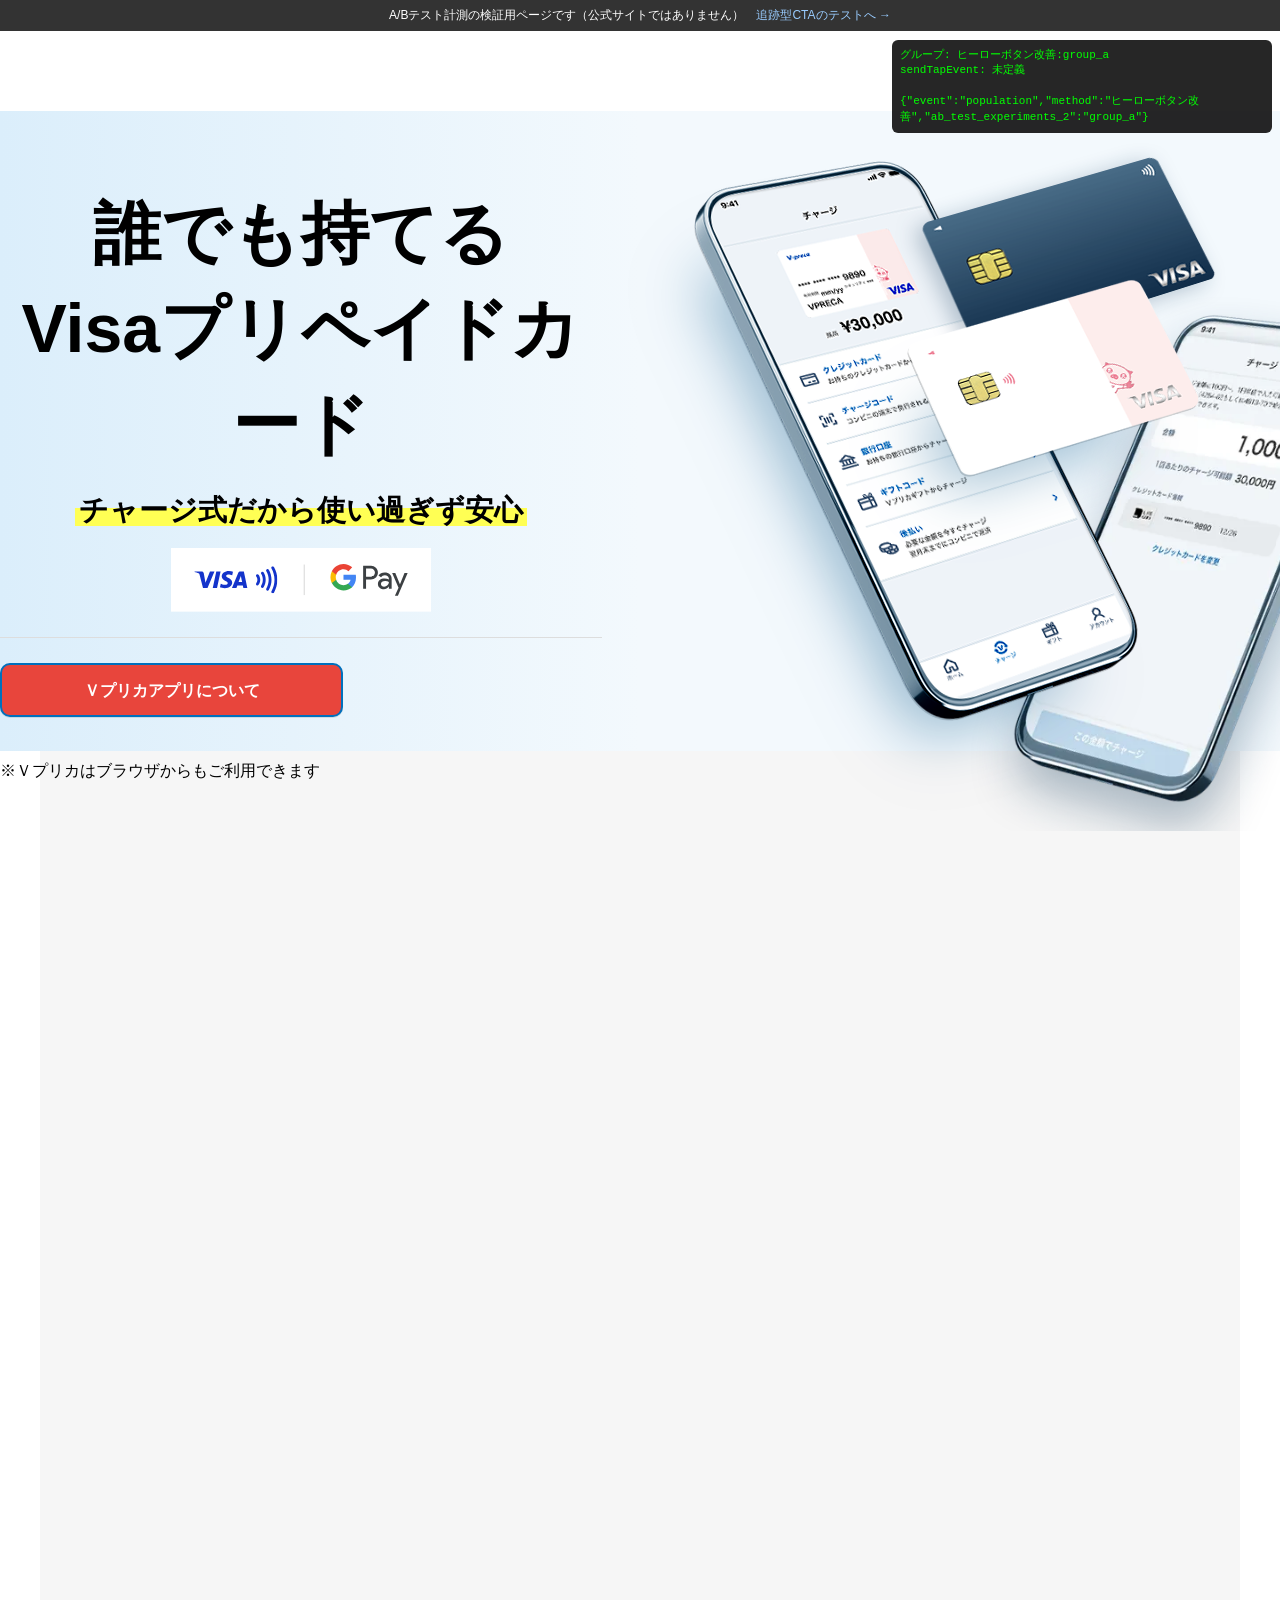
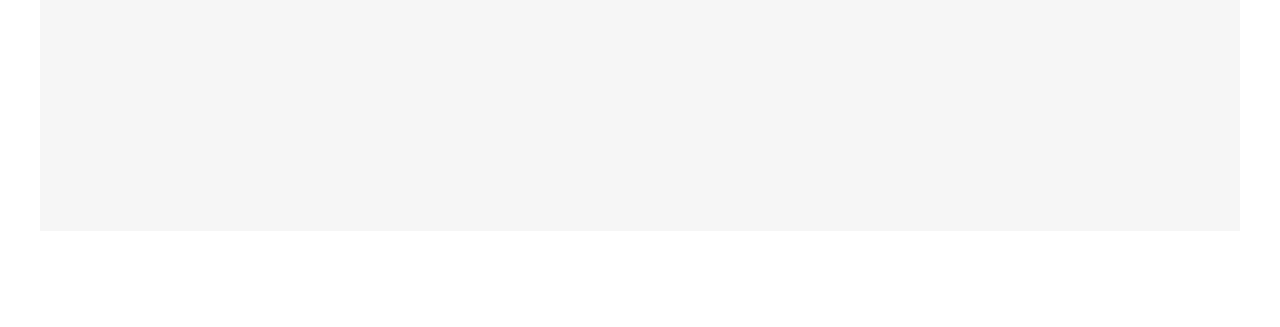
<file: index.html>
<!doctype html>
<html lang="ja">
<head>
<meta charset="utf-8">
<meta name="viewport" content="width=device-width, initial-scale=1">
<meta name="robots" content="noindex, nofollow">
<title>【検証用】A/Bテスト デモ</title>
<link rel="stylesheet" href="assets/app.css">
<link rel="stylesheet" href="assets/home.css">

<!-- ===== A/Bテスト ===== -->
<style>
  html:not(.ab-ready) [data-ab-only]:not([data-ab-only="original"]) { display: none; }
  html[data-ab-groups~="ヒーローボタン改善:group_a"] .home-hero-button__type { background-color: #E8453C; }
</style>
<script src="ab-test.js"></script>

<!-- ===== Google Tag Manager ===== -->
<script>(function(w,d,s,l,i){w[l]=w[l]||[];w[l].push({'gtm.start':
new Date().getTime(),event:'gtm.js'});var f=d.getElementsByTagName(s)[0],
j=d.createElement(s),dl=l!='dataLayer'?'&l='+l:'';j.async=true;j.src=
'https://www.googletagmanager.com/gtm.js?id='+i+dl;f.parentNode.insertBefore(j,f);
})(window,document,'script','dataLayer','GTM-KFFM8WP3');</script>
<!-- End Google Tag Manager -->

<style>
  .test-banner { background: #333; color: #fff; text-align: center; font-size: 12px; padding: 6px; }
  .test-banner a { color: #9cf; }
</style>
</head>
<body data-browser="chrome">
<!-- Google Tag Manager (noscript) -->
<noscript><iframe src="https://www.googletagmanager.com/ns.html?id=GTM-KFFM8WP3"
height="0" width="0" style="display:none;visibility:hidden"></iframe></noscript>
<!-- End Google Tag Manager (noscript) -->

<div class="test-banner">A/Bテスト計測の検証用ページです（公式サイトではありません）　<a href="sticky.html">追跡型CTAのテストへ →</a></div>

<main id="main" class="Main"><div class="Main__inner"><div class="Main__body"><div class="Main__content">
<div class="home-hero">
  <div class="home-hero__inner">
    <div class="home-hero__head">
      <div class="home-hero__image"><img class="home-hero__image__front" src="assets/index_im01_01.webp" alt="アプリの画面を表示したスマホの上に2種類のＶプリカカードが重なったイメージ画像"> <img class="home-hero__image__rear" src="assets/index_im02.webp" alt="チャージ金額1,000円が表示されたスマホ画面"></div>
    </div>
    <div class="home-hero__body">
      <h1 class="home-hero__title">誰でも持てる<br>Visaプリペイドカード</h1>
      <p class="home-hero__lead"><span class="home-hero__lead__marker">チャージ式だから使い過ぎず安心</span></p>
      <div class="home-hero__box-logoimg"><img src="assets/brandLogo.svg" alt="ロゴ"></div>
      <div class="home-hero__box">
        <div class="home-hero__app">
          <div class="home-hero-button" data-ab-test="ヒーローボタン改善">
            <!-- 検証用：本物のonelinkに飛ぶとアプリ計測側にクリックが残るため、遷移は止めています -->
            <a href="#" class="home-hero-button__type" data-ab-cv
               onclick="sendTapEvent({event_category: 'VプリカHP', event_action: 'VプリカHP',event_label: 'アプリダウンロード'}); return false;">
              <p class="home-hero-button__text util-pc-hidden">Ｖプリカアプリをダウンロード</p>
              <p class="home-hero-button__text util-sp-hidden">Ｖプリカアプリについて</p>
              <img class="home-hero-button__icon  util-pc-hidden" src="assets/icon_download.svg" alt="" width="268" height="98">
            </a>
          </div>
        </div>
      </div>
      <p class="home-hero__attention__text">※Ｖプリカはブラウザからもご利用できます</p>
    </div>
  </div>
</div>
<div style="height:120vh;background:#f6f6f6"></div>
</div></div></div></main>

<script src="debug.js"></script>
</body>
</html>
</file>
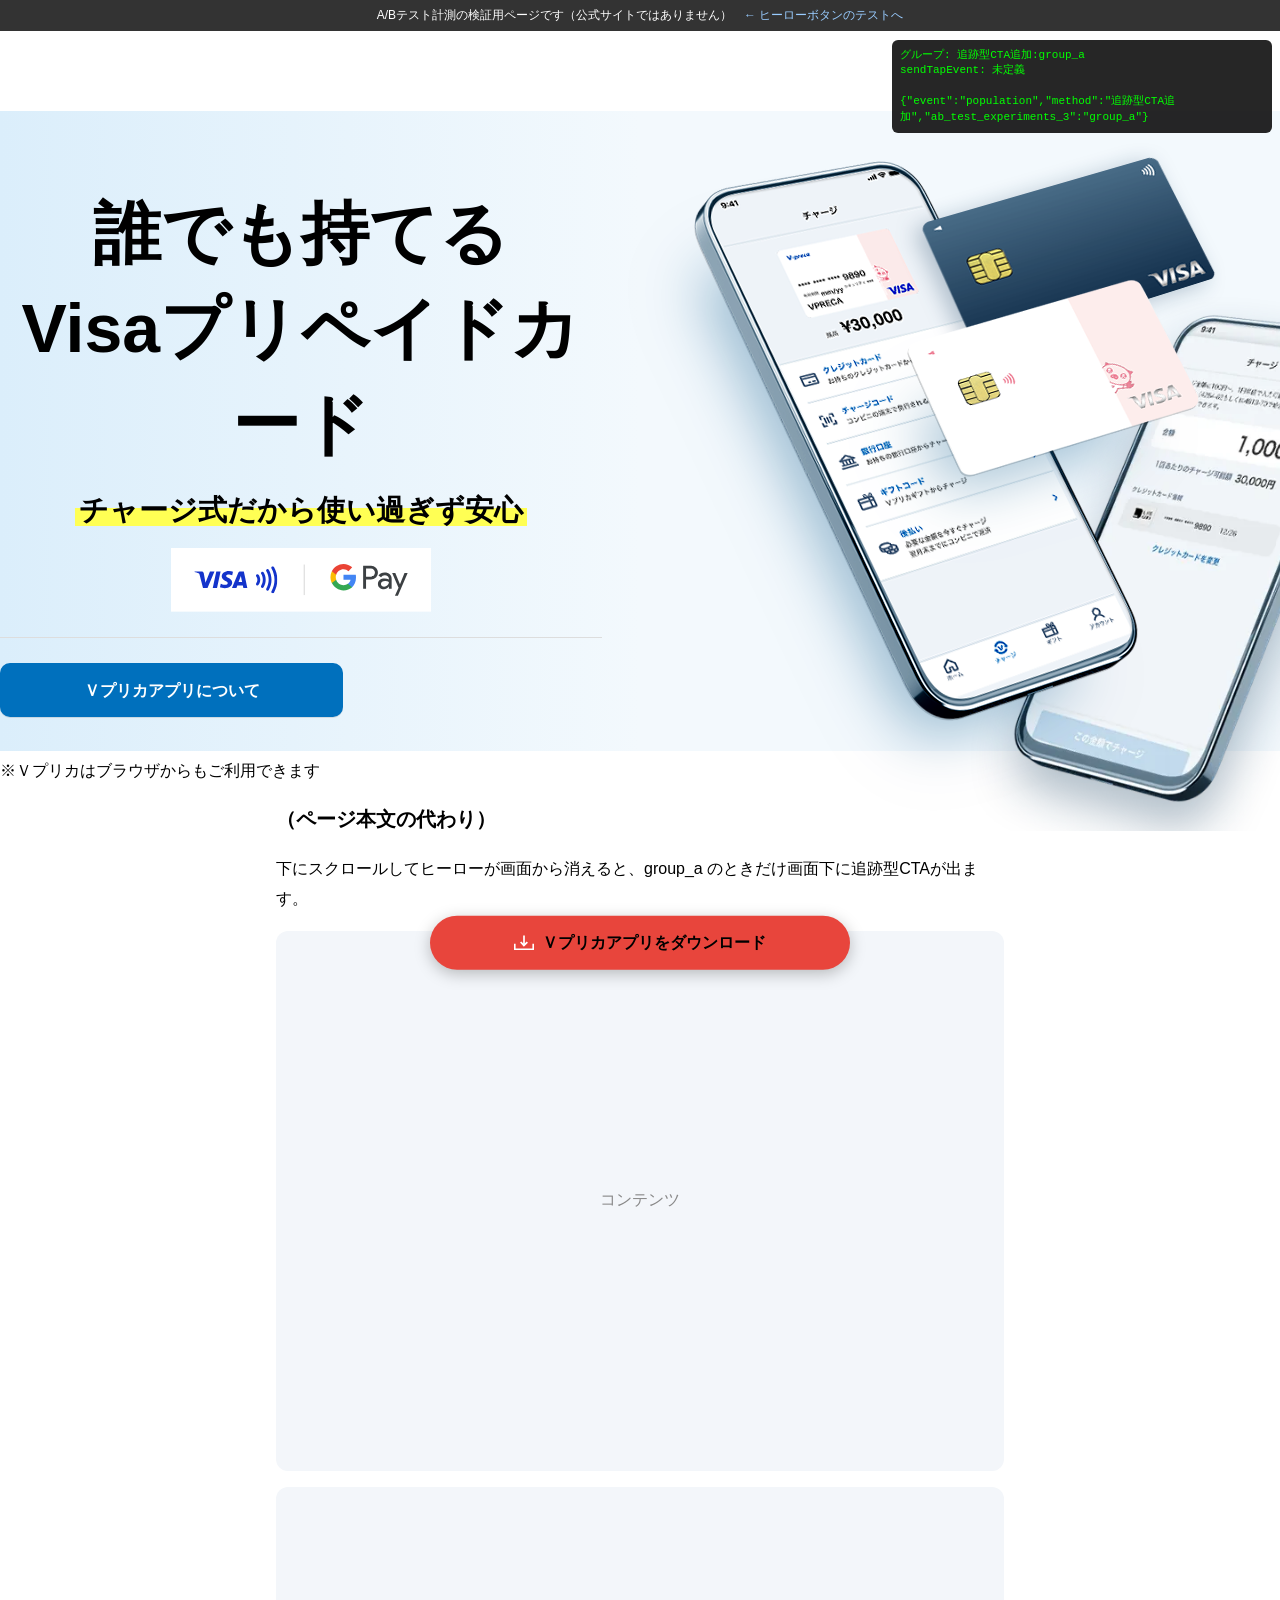
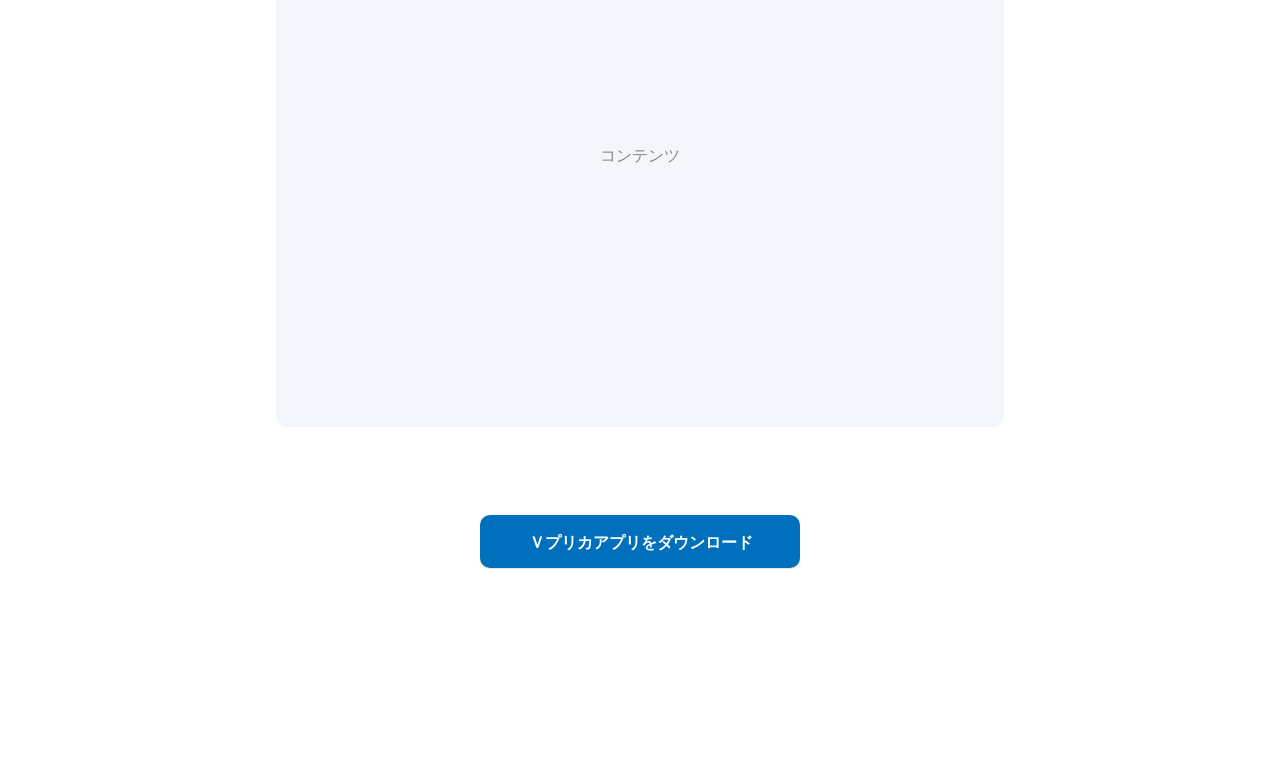
<file: sticky.html>
<!doctype html>
<html lang="ja">
<head>
<meta charset="utf-8">
<meta name="viewport" content="width=device-width, initial-scale=1">
<meta name="robots" content="noindex, nofollow">
<title>【検証用】追跡型CTA A/Bテスト</title>
<link rel="stylesheet" href="assets/app.css">
<link rel="stylesheet" href="assets/home.css">

<!-- ===== A/Bテスト ===== -->
<style>
  html:not(.ab-ready) [data-ab-only]:not([data-ab-only="original"]) { display: none; }

  .sticky-cta {
    position: fixed; left: 50%; bottom: 16px; z-index: 1000;
    transform: translate(-50%, 160%); transition: transform .25s;
    display: flex; align-items: center; justify-content: center; gap: 8px;
    width: min(92vw, 420px); padding: 14px 0; border-radius: 999px;
    background: #E8453C; color: #fff; font-weight: bold; font-size: 16px; text-decoration: none;
    box-shadow: 0 4px 16px rgba(0,0,0,.25);
  }
  .sticky-cta.is-shown { transform: translate(-50%, 0); }
  .sticky-cta img { width: 20px; height: 20px; filter: brightness(0) invert(1); }
</style>
<script src="ab-test.js"></script>

<!-- ===== Google Tag Manager ===== -->
<script>(function(w,d,s,l,i){w[l]=w[l]||[];w[l].push({'gtm.start':
new Date().getTime(),event:'gtm.js'});var f=d.getElementsByTagName(s)[0],
j=d.createElement(s),dl=l!='dataLayer'?'&l='+l:'';j.async=true;j.src=
'https://www.googletagmanager.com/gtm.js?id='+i+dl;f.parentNode.insertBefore(j,f);
})(window,document,'script','dataLayer','GTM-KFFM8WP3');</script>
<!-- End Google Tag Manager -->

<style>
  .test-banner { background: #333; color: #fff; text-align: center; font-size: 12px; padding: 6px; }
  .test-banner a { color: #9cf; }
  .demo-section { max-width: 760px; margin: 0 auto; padding: 32px 16px; line-height: 1.9; }
  .demo-section h2 { font-size: 20px; margin-bottom: 8px; }
  .demo-block { height: 60vh; margin: 16px 0; border-radius: 12px; background: #f3f6fa; display: flex; align-items: center; justify-content: center; color: #888; }
  .demo-bottom-cta { text-align: center; padding: 40px 16px 120px; }
</style>
</head>
<body data-browser="chrome">
<!-- Google Tag Manager (noscript) -->
<noscript><iframe src="https://www.googletagmanager.com/ns.html?id=GTM-KFFM8WP3"
height="0" width="0" style="display:none;visibility:hidden"></iframe></noscript>
<!-- End Google Tag Manager (noscript) -->

<div class="test-banner">A/Bテスト計測の検証用ページです（公式サイトではありません）　<a href="./">← ヒーローボタンのテストへ</a></div>

<main id="main" class="Main"><div class="Main__inner"><div class="Main__body"><div class="Main__content">
<div class="home-hero" id="hero">
  <div class="home-hero__inner">
    <div class="home-hero__head">
      <div class="home-hero__image"><img class="home-hero__image__front" src="assets/index_im01_01.webp" alt="アプリの画面を表示したスマホの上に2種類のＶプリカカードが重なったイメージ画像"> <img class="home-hero__image__rear" src="assets/index_im02.webp" alt="チャージ金額1,000円が表示されたスマホ画面"></div>
    </div>
    <div class="home-hero__body">
      <h1 class="home-hero__title">誰でも持てる<br>Visaプリペイドカード</h1>
      <p class="home-hero__lead"><span class="home-hero__lead__marker">チャージ式だから使い過ぎず安心</span></p>
      <div class="home-hero__box-logoimg"><img src="assets/brandLogo.svg" alt="ロゴ"></div>
      <div class="home-hero__box">
        <div class="home-hero__app">
          <div class="home-hero-button">
            <a href="#" class="home-hero-button__type" data-ab-cv="追跡型CTA追加"
               onclick="sendTapEvent({event_category: 'VプリカHP', event_action: 'VプリカHP',event_label: 'アプリダウンロード'}); return false;">
              <p class="home-hero-button__text util-pc-hidden">Ｖプリカアプリをダウンロード</p>
              <p class="home-hero-button__text util-sp-hidden">Ｖプリカアプリについて</p>
              <img class="home-hero-button__icon  util-pc-hidden" src="assets/icon_download.svg" alt="" width="268" height="98">
            </a>
          </div>
        </div>
      </div>
      <p class="home-hero__attention__text">※Ｖプリカはブラウザからもご利用できます</p>
    </div>
  </div>
</div>

<div class="demo-section">
  <h2>（ページ本文の代わり）</h2>
  <p>下にスクロールしてヒーローが画面から消えると、group_a のときだけ画面下に追跡型CTAが出ます。</p>
  <div class="demo-block">コンテンツ</div>
  <div class="demo-block">コンテンツ</div>
</div>

<div class="demo-bottom-cta home-hero-button">
  <a href="#" class="home-hero-button__type" style="margin:0 auto;max-width:320px" data-ab-cv="追跡型CTA追加"
     onclick="sendTapEvent({event_category: 'VプリカHP', event_action: 'VプリカHP',event_label: 'アプリダウンロード_下部'}); return false;">
    <p class="home-hero-button__text">Ｖプリカアプリをダウンロード</p>
  </a>
</div>
</div></div></div></main>

<div data-ab-test="追跡型CTA追加">
  <a href="#" class="sticky-cta" data-ab-only="group_a" data-ab-cv
     onclick="sendTapEvent({event_category: 'VプリカHP', event_action: 'VプリカHP',event_label: '追跡型CTA'}); return false;">
    <img src="assets/icon_download.svg" alt="">Ｖプリカアプリをダウンロード
  </a>
</div>
<script>
  // ヒーローが画面から消えたら追跡型CTAを出す
  (function () {
    var cta = document.querySelector('.sticky-cta');
    var hero = document.getElementById('hero');
    if (abTest.group('追跡型CTA追加') !== 'group_a') return;
    new IntersectionObserver(function (entries) {
      cta.classList.toggle('is-shown', !entries[0].isIntersecting);
    }).observe(hero);
  })();
</script>

<script src="debug.js"></script>
</body>
</html>
</file>
